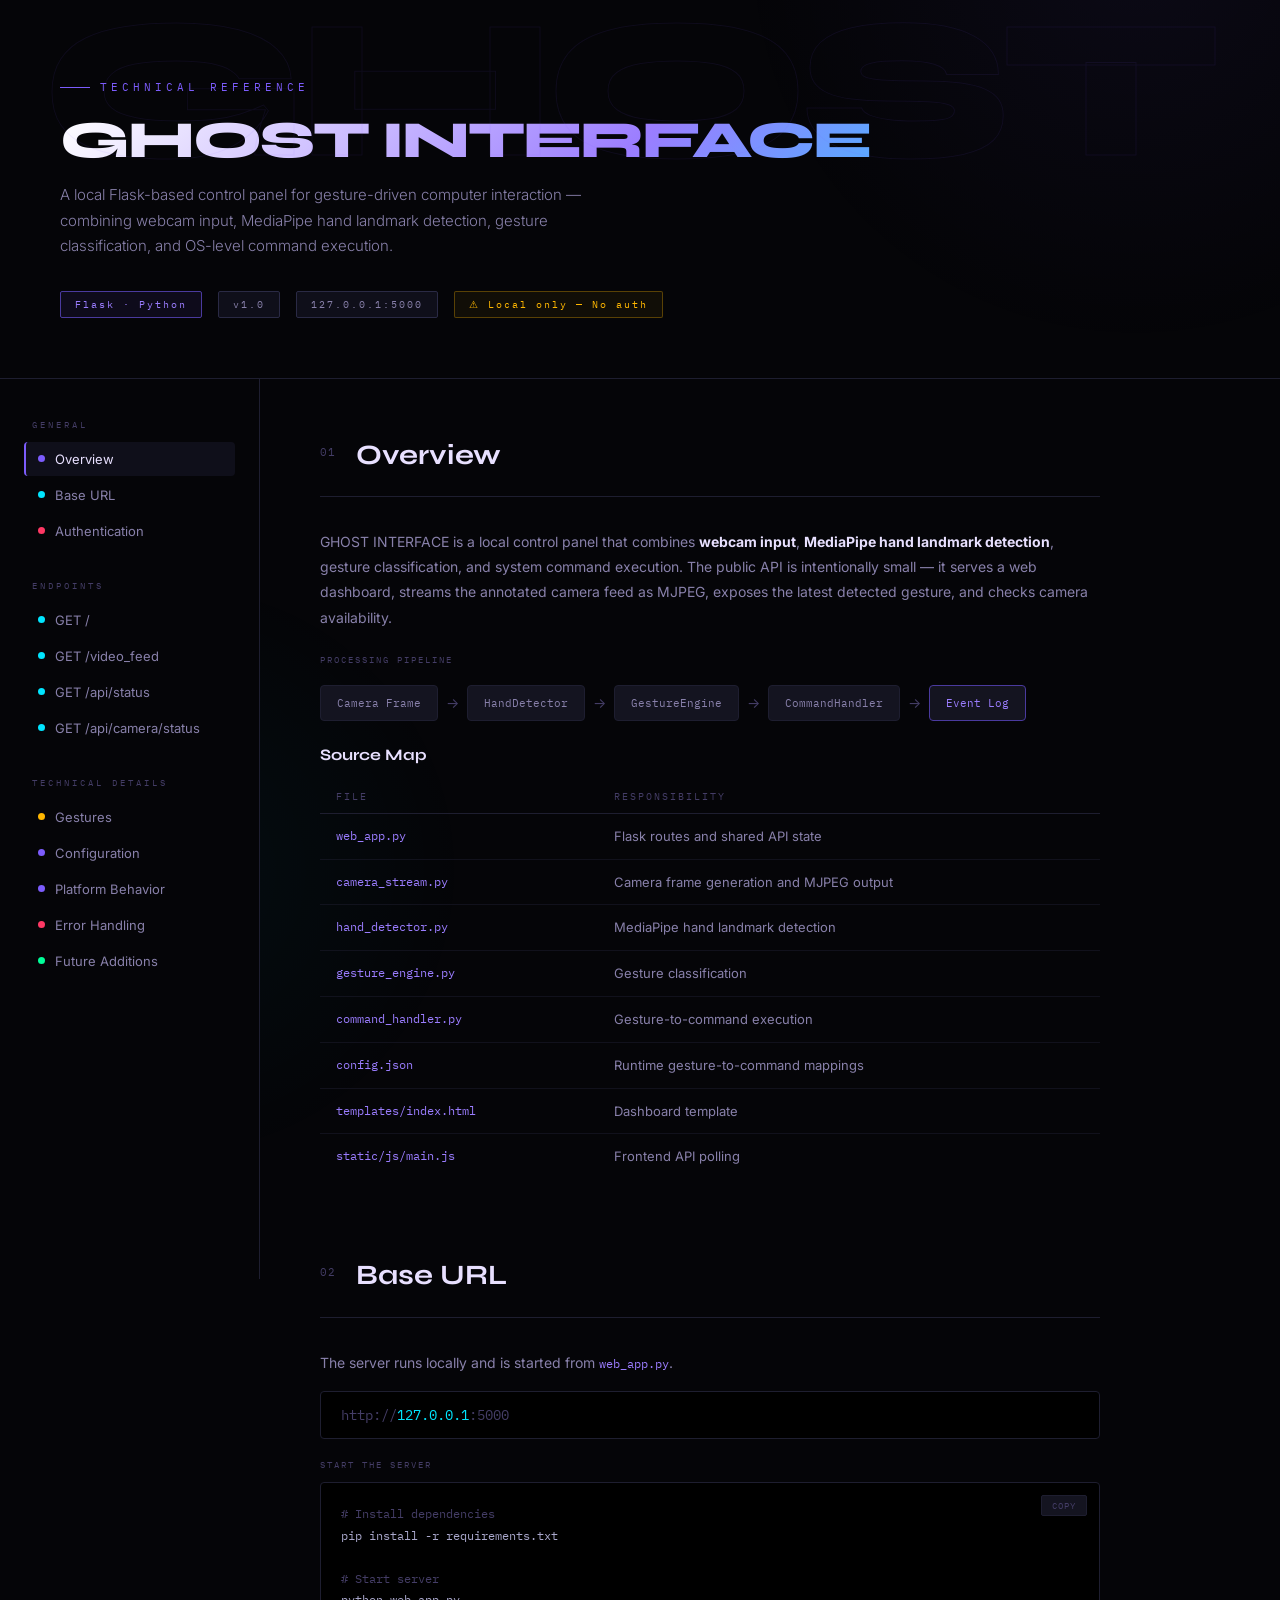
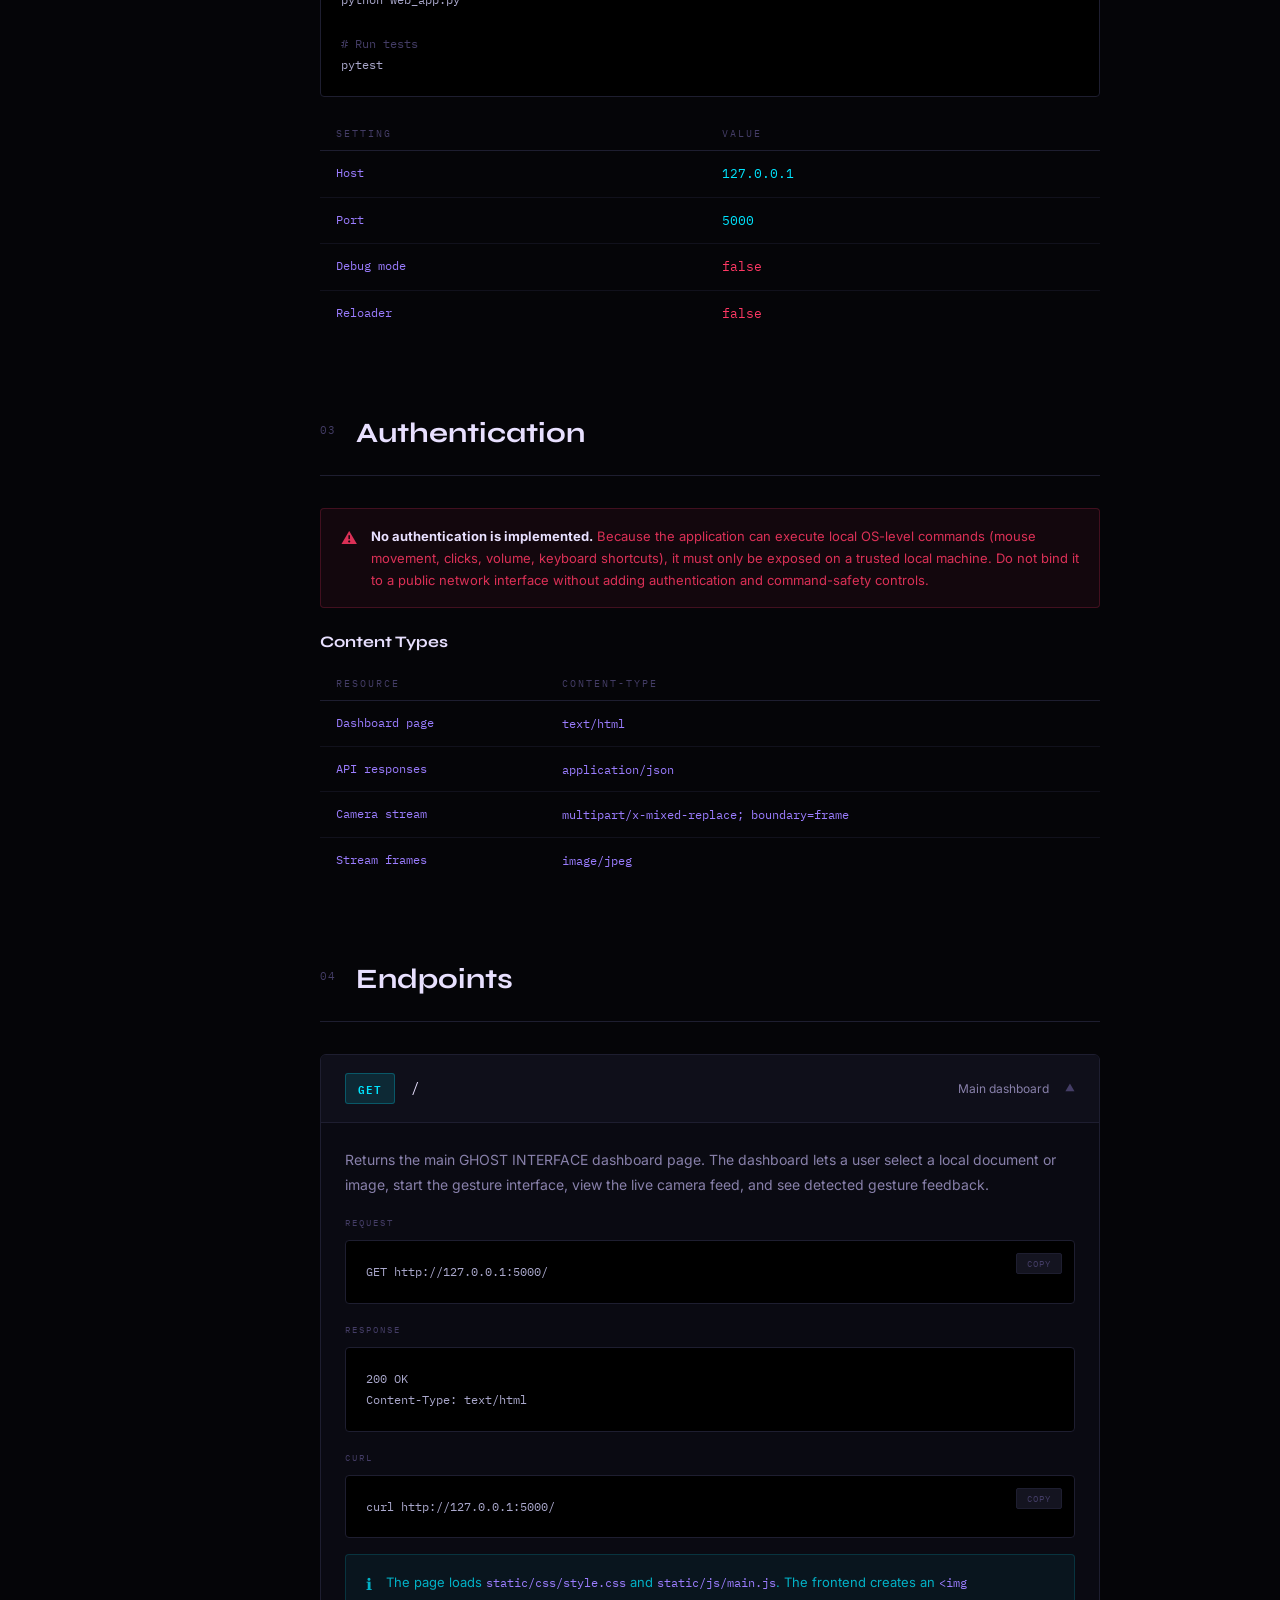
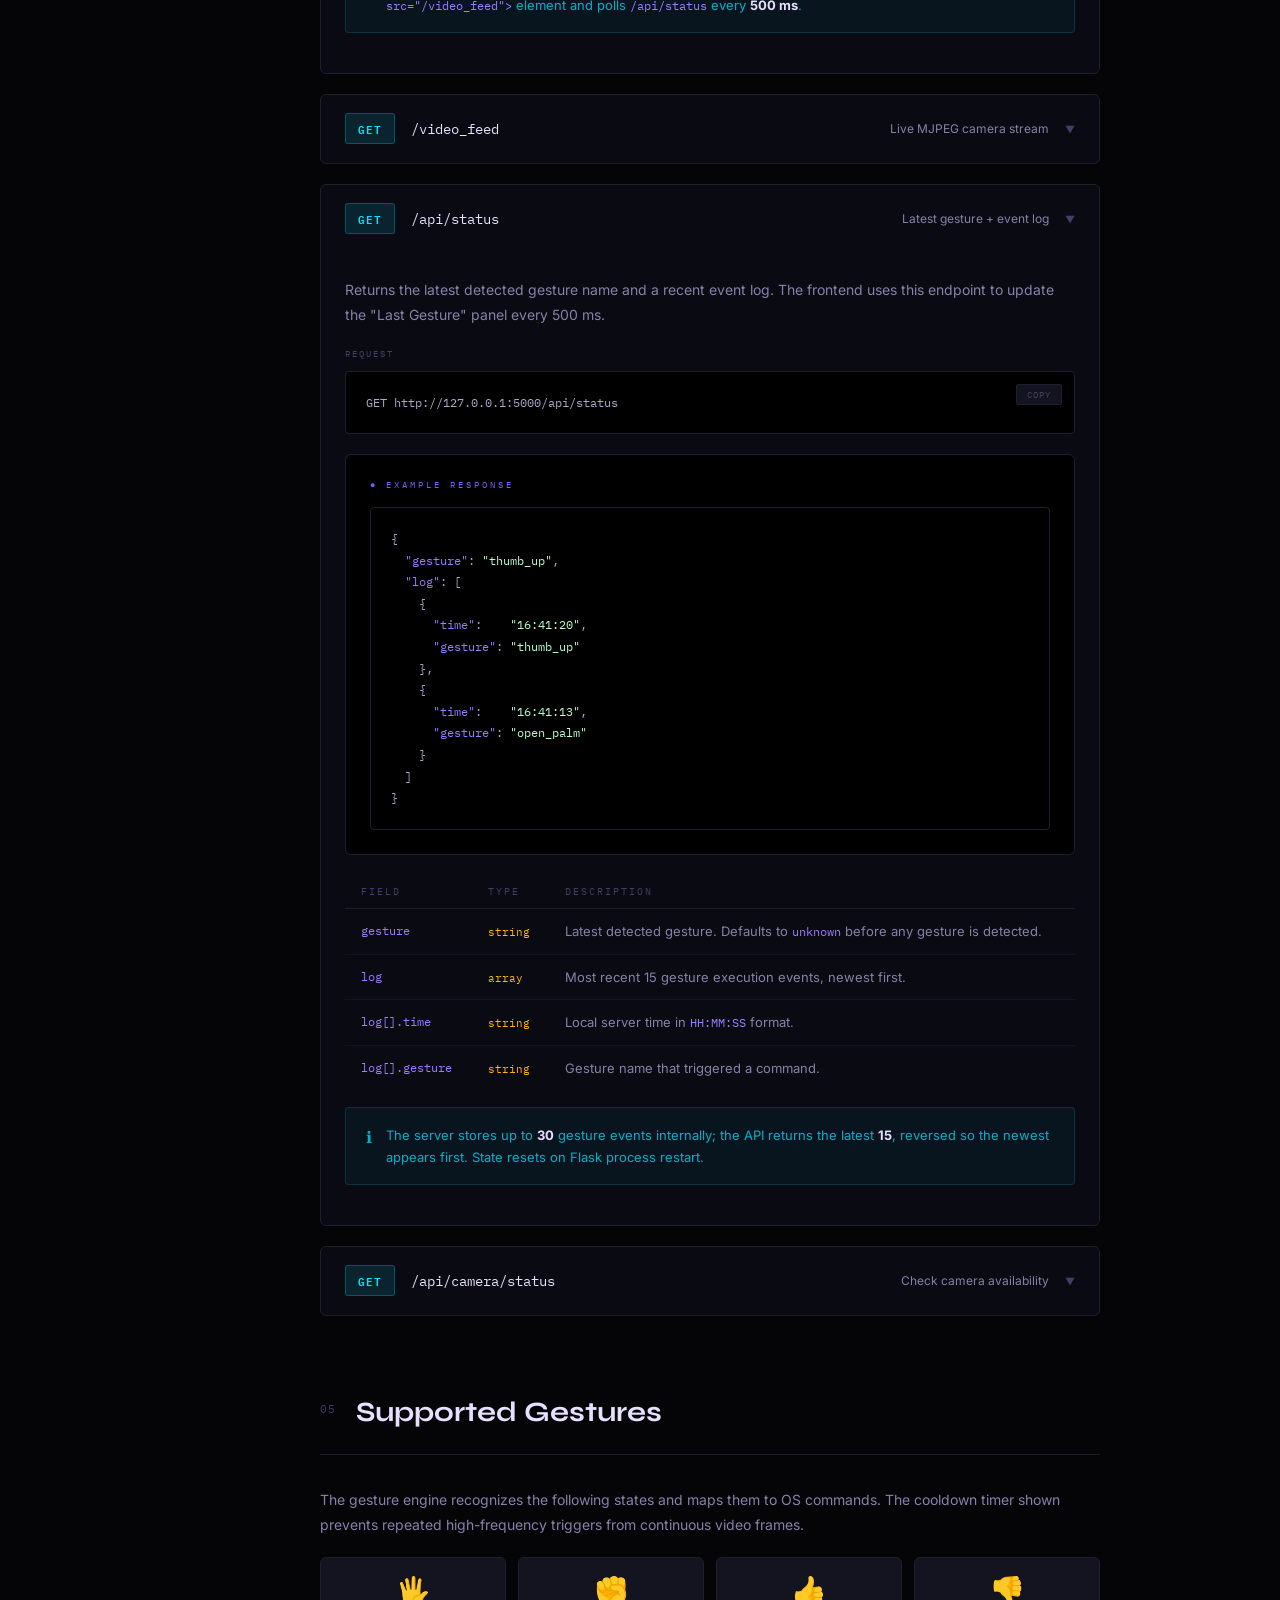
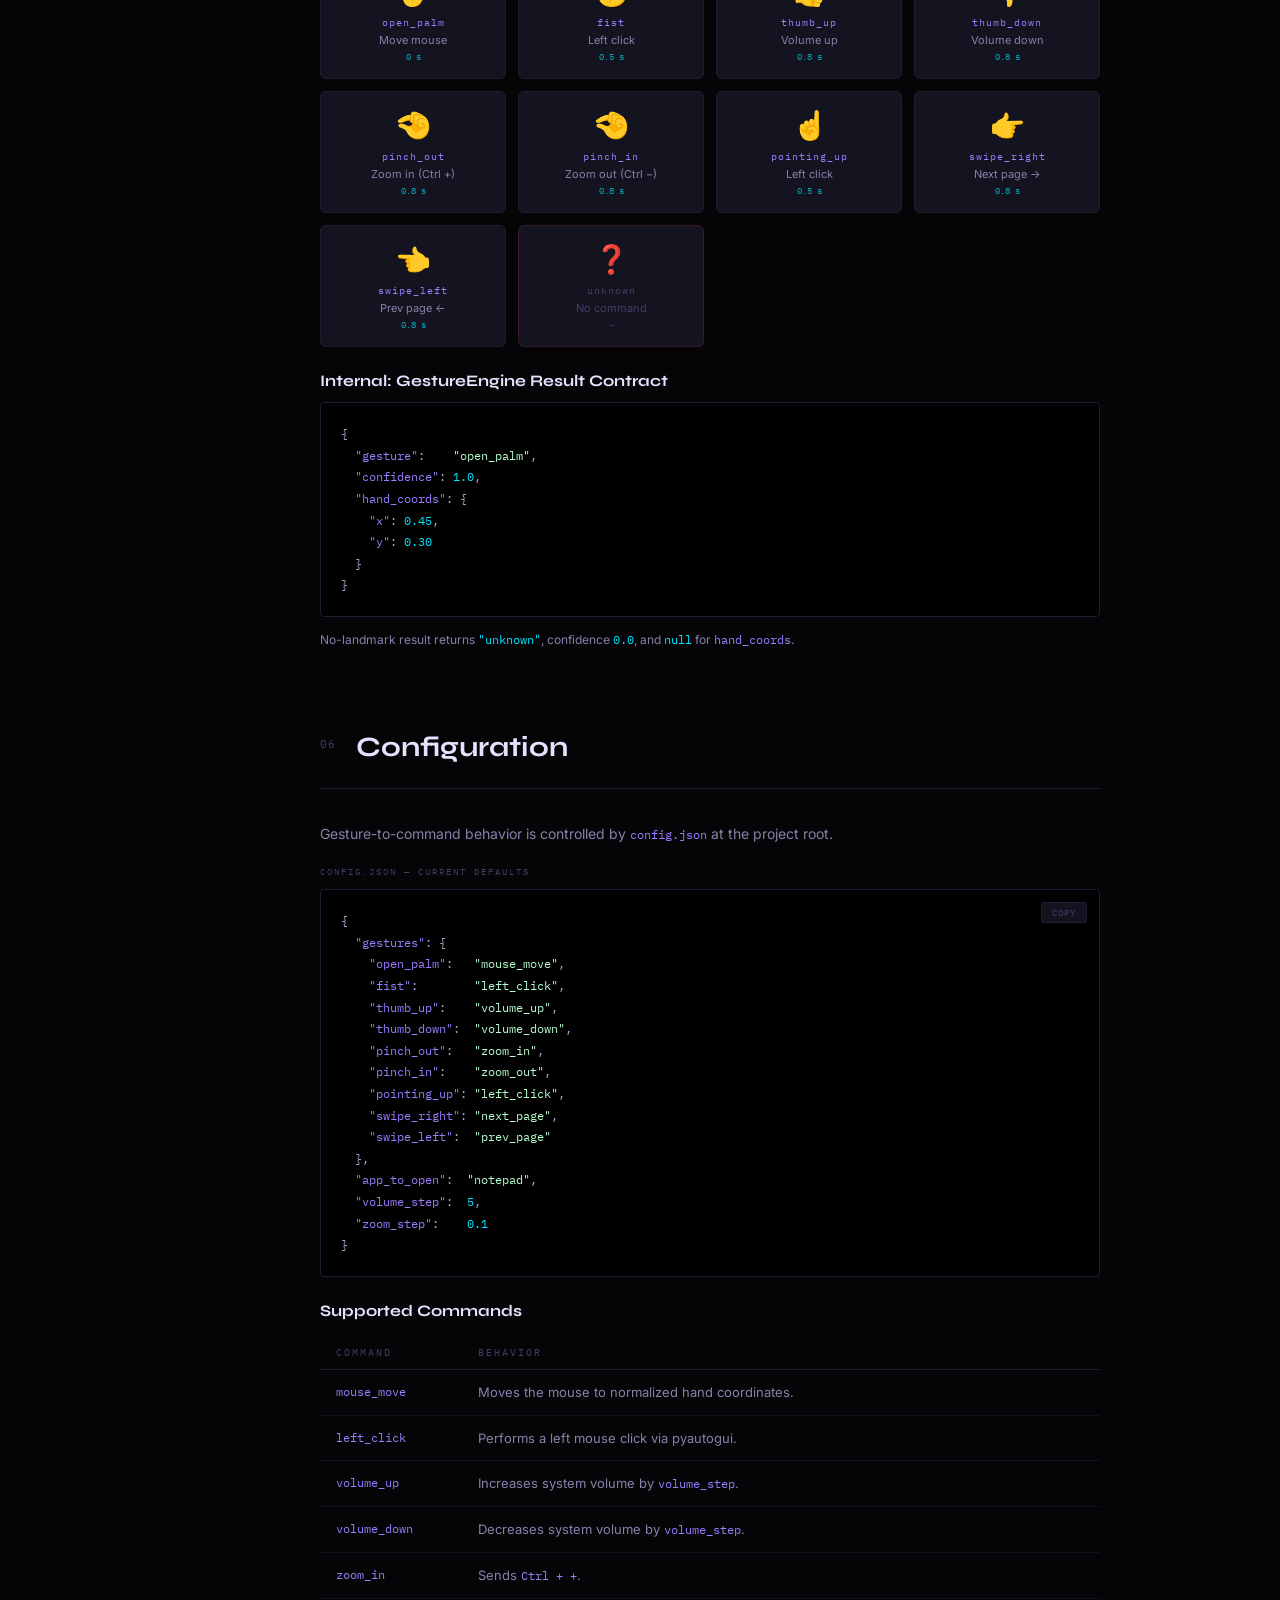
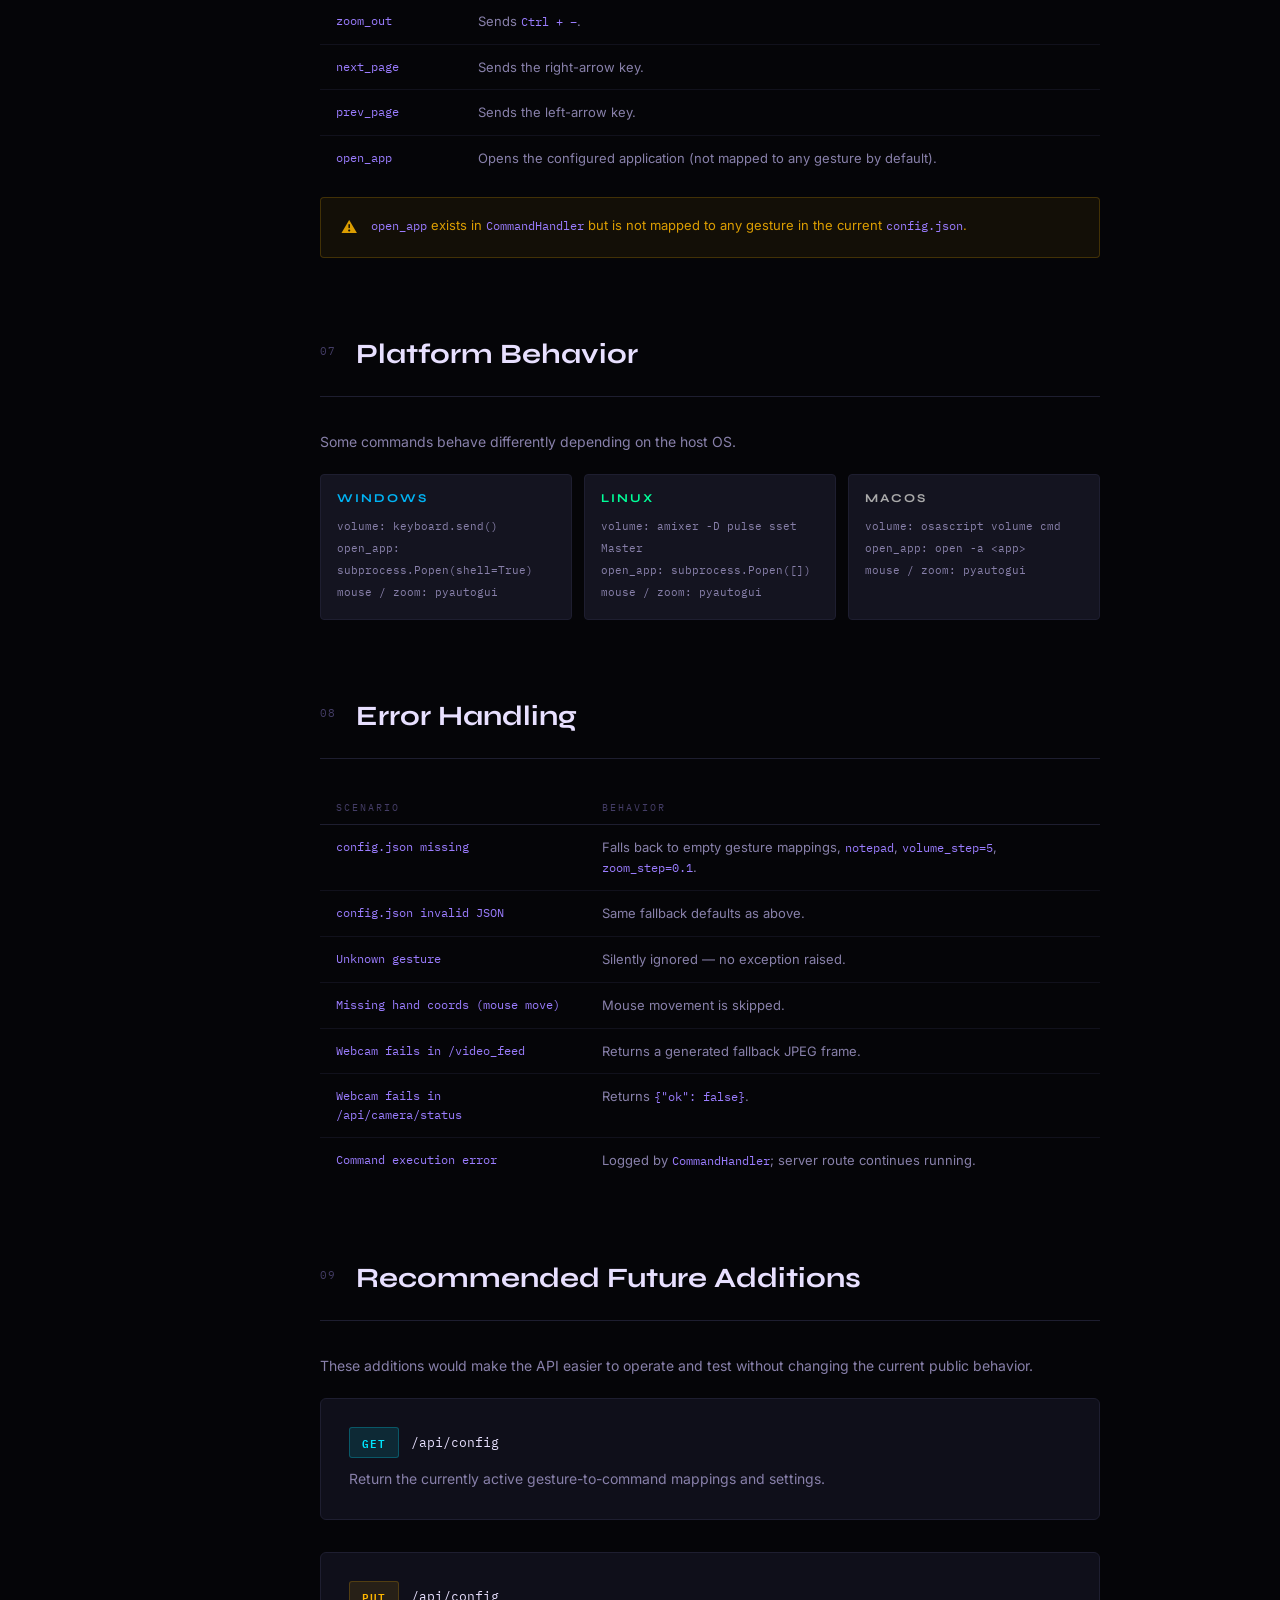
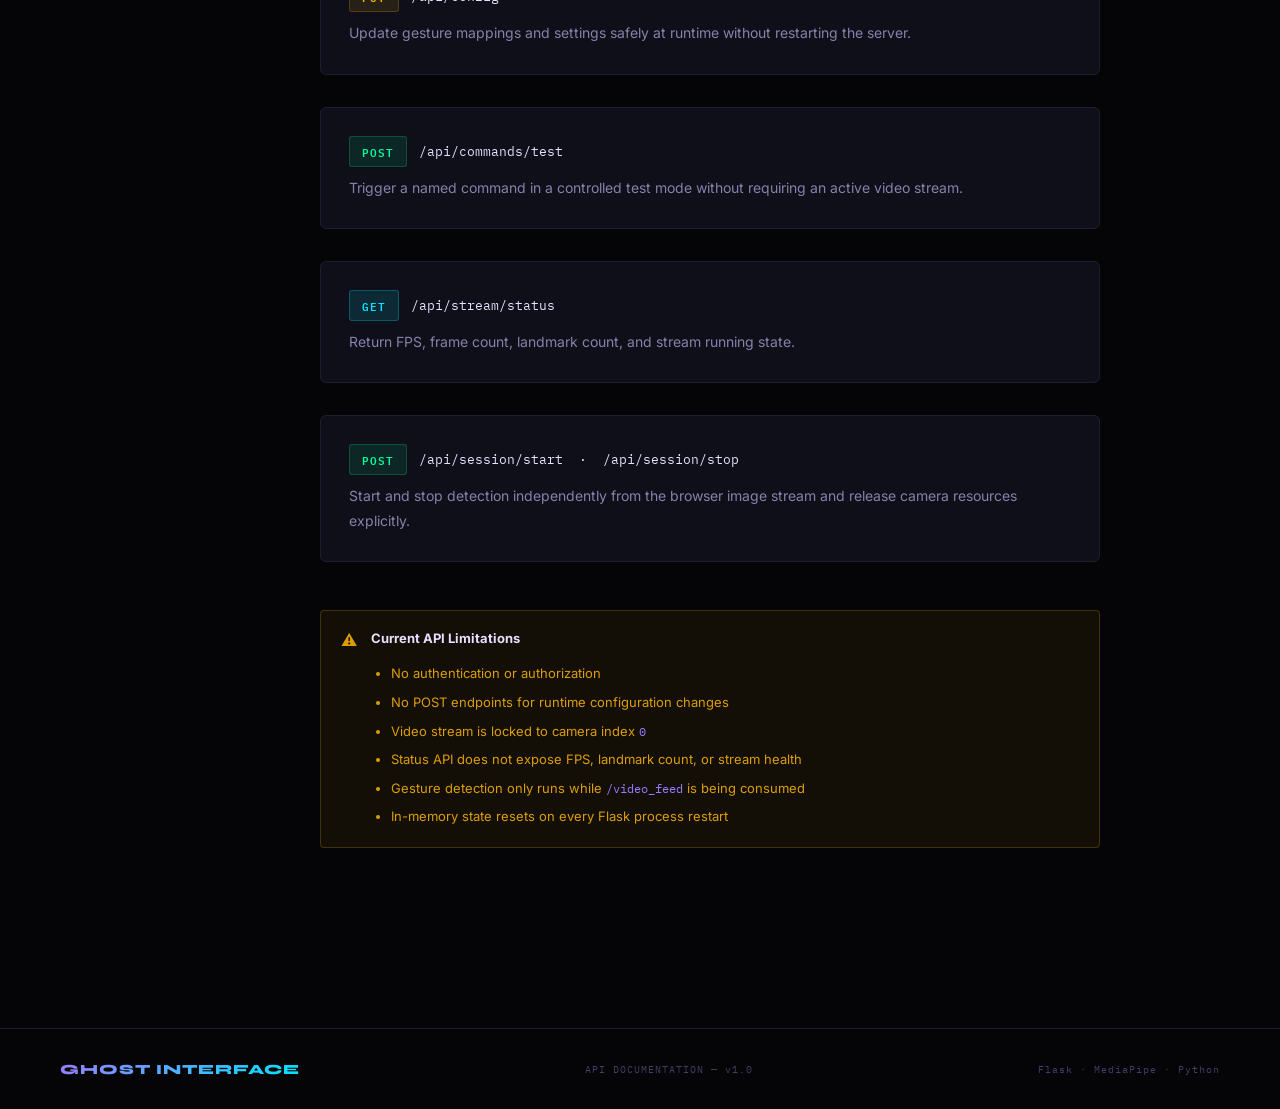
<file: ghost_api_docs_en.html>
<!DOCTYPE html>
<html lang="en">
<head>
<meta charset="UTF-8">
<meta name="viewport" content="width=device-width, initial-scale=1.0">
<title>GHOST INTERFACE — API Documentation</title>
<link href="https://fonts.googleapis.com/css2?family=IBM+Plex+Mono:wght@300;400;600&family=Syne:wght@400;700;800&family=Inter:wght@300;400;500&display=swap" rel="stylesheet">
<style>
  :root {
    --void: #000000;
    --abyss: #050508;
    --deep: #0a0a12;
    --surface: #0f0f1a;
    --raised: #141420;
    --border: #1e1e30;
    --border-glow: #2a2a45;
    --ghost: rgba(120,100,220,0.15);
    --ghost-bright: rgba(140,120,255,0.3);
    --accent: #7c5cfc;
    --accent-bright: #9b7dff;
    --accent-dim: #4a3a9e;
    --neon: #00e5ff;
    --neon-dim: rgba(0,229,255,0.2);
    --danger: #ff3864;
    --warn: #ffb700;
    --success: #00ff99;
    --text-primary: #e8e0ff;
    --text-secondary: #8880aa;
    --text-muted: #443d66;
    --mono: 'IBM Plex Mono', monospace;
    --display: 'Syne', sans-serif;
    --body: 'Inter', sans-serif;
  }

  * { margin: 0; padding: 0; box-sizing: border-box; }
  html { scroll-behavior: smooth; }

  body {
    background: var(--abyss);
    color: var(--text-primary);
    font-family: var(--body);
    min-height: 100vh;
    overflow-x: hidden;
  }

  body::before {
    content: '';
    position: fixed;
    top: -50%;
    right: -20%;
    width: 800px; height: 800px;
    background: radial-gradient(circle, rgba(124,92,252,0.06) 0%, transparent 70%);
    pointer-events: none;
    z-index: 0;
  }
  body::after {
    content: '';
    position: fixed;
    bottom: -30%;
    left: -10%;
    width: 600px; height: 600px;
    background: radial-gradient(circle, rgba(0,229,255,0.04) 0%, transparent 70%);
    pointer-events: none;
    z-index: 0;
  }

  /* ── HEADER ── */
  header {
    position: relative;
    padding: 80px 60px 60px;
    border-bottom: 1px solid var(--border);
    overflow: hidden;
    z-index: 1;
  }
  header::before {
    content: 'GHOST';
    position: absolute;
    top: -30px;
    left: 40px;
    font-family: var(--display);
    font-size: 200px;
    font-weight: 800;
    color: transparent;
    -webkit-text-stroke: 1px rgba(124,92,252,0.08);
    letter-spacing: -10px;
    pointer-events: none;
    user-select: none;
  }
  .header-tag {
    font-family: var(--mono);
    font-size: 11px;
    color: var(--accent);
    letter-spacing: 4px;
    text-transform: uppercase;
    margin-bottom: 20px;
    display: flex;
    align-items: center;
    gap: 10px;
  }
  .header-tag::before {
    content: '';
    width: 30px; height: 1px;
    background: var(--accent);
  }
  h1 {
    font-family: var(--display);
    font-size: 52px;
    font-weight: 800;
    line-height: 1;
    letter-spacing: -2px;
    background: linear-gradient(135deg, #fff 0%, var(--accent-bright) 50%, var(--neon) 100%);
    -webkit-background-clip: text;
    -webkit-text-fill-color: transparent;
    background-clip: text;
    margin-bottom: 16px;
  }
  .header-sub {
    font-size: 15px;
    color: var(--text-secondary);
    max-width: 560px;
    line-height: 1.7;
    font-weight: 300;
  }
  .header-meta {
    display: flex;
    gap: 16px;
    margin-top: 32px;
    flex-wrap: wrap;
  }
  .badge {
    font-family: var(--mono);
    font-size: 10px;
    padding: 6px 14px;
    border: 1px solid var(--border-glow);
    border-radius: 2px;
    color: var(--text-secondary);
    letter-spacing: 2px;
    background: var(--surface);
  }
  .badge.active { border-color: var(--accent-dim); color: var(--accent-bright); background: rgba(124,92,252,0.08); }
  .badge.warn { border-color: rgba(255,183,0,0.3); color: var(--warn); background: rgba(255,183,0,0.05); }

  /* ── LAYOUT ── */
  .layout {
    display: grid;
    grid-template-columns: 260px 1fr;
    min-height: calc(100vh - 280px);
    position: relative;
    z-index: 1;
  }

  /* ── SIDEBAR ── */
  nav {
    border-right: 1px solid var(--border);
    padding: 40px 0;
    position: sticky;
    top: 0;
    height: 100vh;
    overflow-y: auto;
    background: var(--abyss);
  }
  nav::-webkit-scrollbar { width: 3px; }
  nav::-webkit-scrollbar-track { background: transparent; }
  nav::-webkit-scrollbar-thumb { background: var(--border-glow); border-radius: 2px; }

  .nav-section { padding: 0 24px; margin-bottom: 32px; }
  .nav-label {
    font-family: var(--mono);
    font-size: 9px;
    letter-spacing: 3px;
    color: var(--text-muted);
    text-transform: uppercase;
    margin-bottom: 12px;
    padding-left: 8px;
  }
  nav a {
    display: flex;
    align-items: center;
    gap: 10px;
    padding: 9px 12px;
    border-radius: 4px;
    color: var(--text-secondary);
    text-decoration: none;
    font-size: 13px;
    transition: all 0.2s;
    cursor: pointer;
    margin-bottom: 2px;
    font-weight: 400;
    border-left: 2px solid transparent;
  }
  nav a:hover, nav a.active {
    color: var(--text-primary);
    background: var(--surface);
    border-left-color: var(--accent);
  }
  .method-dot {
    width: 7px; height: 7px;
    border-radius: 50%;
    background: var(--accent);
    flex-shrink: 0;
  }
  .method-dot.neon { background: var(--neon); }

  /* ── MAIN CONTENT ── */
  main {
    padding: 60px 60px 100px;
    max-width: 900px;
  }
  section {
    margin-bottom: 80px;
    scroll-margin-top: 40px;
  }
  .section-header {
    display: flex;
    align-items: flex-start;
    gap: 20px;
    margin-bottom: 32px;
    padding-bottom: 24px;
    border-bottom: 1px solid var(--border);
  }
  .section-num {
    font-family: var(--mono);
    font-size: 11px;
    color: var(--text-muted);
    margin-top: 6px;
    flex-shrink: 0;
    letter-spacing: 1px;
  }
  .section-title {
    font-family: var(--display);
    font-size: 28px;
    font-weight: 700;
    color: var(--text-primary);
    line-height: 1.2;
  }

  /* ── CARDS ── */
  .card {
    background: var(--surface);
    border: 1px solid var(--border);
    border-radius: 6px;
    padding: 28px;
    margin-bottom: 20px;
    position: relative;
    overflow: hidden;
    transition: border-color 0.3s;
  }
  .card::before {
    content: '';
    position: absolute;
    top: 0; left: 0;
    width: 3px; height: 100%;
    background: var(--accent);
    opacity: 0;
    transition: opacity 0.3s;
  }
  .card:hover { border-color: var(--border-glow); }
  .card:hover::before { opacity: 1; }

  /* ── ENDPOINTS ── */
  .endpoint {
    background: var(--deep);
    border: 1px solid var(--border);
    border-radius: 6px;
    overflow: hidden;
    margin-bottom: 20px;
  }
  .endpoint-header {
    display: flex;
    align-items: center;
    gap: 16px;
    padding: 18px 24px;
    cursor: pointer;
    transition: background 0.2s;
    border-bottom: 1px solid transparent;
  }
  .endpoint-header:hover { background: var(--surface); }
  .endpoint.open .endpoint-header {
    background: var(--surface);
    border-bottom-color: var(--border);
  }
  .method-tag {
    font-family: var(--mono);
    font-size: 11px;
    font-weight: 600;
    padding: 5px 12px;
    border-radius: 3px;
    letter-spacing: 1px;
    flex-shrink: 0;
  }
  .method-get  { background: rgba(0,229,255,0.12);  color: var(--neon);    border: 1px solid rgba(0,229,255,0.25); }
  .method-post { background: rgba(0,255,153,0.10);  color: var(--success); border: 1px solid rgba(0,255,153,0.20); }
  .method-put  { background: rgba(255,183,0,0.10);  color: var(--warn);    border: 1px solid rgba(255,183,0,0.20); }
  .endpoint-path { font-family: var(--mono); font-size: 14px; color: var(--text-primary); flex-grow: 1; }
  .endpoint-desc { font-size: 12px; color: var(--text-secondary); }
  .chevron { font-size: 10px; color: var(--text-muted); transition: transform 0.3s; flex-shrink: 0; }
  .endpoint.open .chevron { transform: rotate(180deg); }
  .endpoint-body { display: none; padding: 24px; }
  .endpoint.open .endpoint-body { display: block; }

  /* ── CODE ── */
  .code-block {
    background: var(--void);
    border: 1px solid var(--border);
    border-radius: 4px;
    padding: 20px;
    font-family: var(--mono);
    font-size: 12px;
    color: #aaa8cc;
    overflow-x: auto;
    position: relative;
    margin: 12px 0;
    line-height: 1.8;
    white-space: pre;
  }
  .token-key   { color: var(--accent-bright); }
  .token-str   { color: #b8ffd0; }
  .token-num   { color: var(--neon); }
  .token-bool  { color: var(--warn); }
  .token-comment { color: var(--text-muted); font-style: italic; }
  .code-label {
    font-family: var(--mono);
    font-size: 9px;
    color: var(--text-muted);
    letter-spacing: 2px;
    text-transform: uppercase;
    margin: 20px 0 6px;
  }
  .copy-btn {
    position: absolute;
    top: 12px; right: 12px;
    font-family: var(--mono);
    font-size: 9px;
    padding: 4px 10px;
    background: var(--raised);
    border: 1px solid var(--border);
    color: var(--text-muted);
    border-radius: 2px;
    cursor: pointer;
    letter-spacing: 1px;
    transition: all 0.2s;
  }
  .copy-btn:hover { border-color: var(--accent-dim); color: var(--accent-bright); }

  /* ── TABLES ── */
  .data-table {
    width: 100%;
    border-collapse: collapse;
    font-size: 13px;
    margin: 16px 0;
  }
  .data-table th {
    text-align: left;
    padding: 10px 16px;
    font-family: var(--mono);
    font-size: 10px;
    letter-spacing: 2px;
    text-transform: uppercase;
    color: var(--text-muted);
    border-bottom: 1px solid var(--border);
    font-weight: 400;
  }
  .data-table td {
    padding: 12px 16px;
    border-bottom: 1px solid rgba(30,30,48,0.5);
    color: var(--text-secondary);
    vertical-align: top;
    line-height: 1.6;
  }
  .data-table tr:last-child td { border-bottom: none; }
  .data-table tr:hover td { background: rgba(255,255,255,0.015); }
  .data-table td:first-child { font-family: var(--mono); font-size: 12px; color: var(--accent-bright); }

  /* ── GESTURE GRID ── */
  .gesture-grid {
    display: grid;
    grid-template-columns: repeat(auto-fill, minmax(155px, 1fr));
    gap: 12px;
    margin: 20px 0;
  }
  .gesture-card {
    background: var(--raised);
    border: 1px solid var(--border);
    border-radius: 6px;
    padding: 16px;
    text-align: center;
    transition: all 0.25s;
  }
  .gesture-card:hover {
    border-color: var(--ghost-bright);
    background: var(--ghost);
    transform: translateY(-2px);
  }
  .gesture-emoji { font-size: 28px; margin-bottom: 8px; }
  .gesture-name  { font-family: var(--mono); font-size: 10px; color: var(--accent-bright); margin-bottom: 4px; letter-spacing: 1px; }
  .gesture-cmd   { font-size: 11px; color: var(--text-secondary); }
  .gesture-cooldown { font-family: var(--mono); font-size: 9px; color: var(--neon); margin-top: 4px; opacity: 0.7; }

  /* ── PIPELINE ── */
  .pipeline {
    display: flex;
    align-items: center;
    flex-wrap: wrap;
    gap: 8px;
    margin: 20px 0;
  }
  .pipe-step {
    background: var(--raised);
    border: 1px solid var(--border);
    border-radius: 4px;
    padding: 10px 16px;
    font-family: var(--mono);
    font-size: 11px;
    color: var(--text-secondary);
    transition: all 0.2s;
  }
  .pipe-step:hover { border-color: var(--accent-dim); color: var(--accent-bright); }
  .pipe-arrow { color: var(--text-muted); font-size: 14px; flex-shrink: 0; }

  /* ── INFO BOXES ── */
  .info-box {
    display: flex;
    gap: 14px;
    padding: 16px 20px;
    border-radius: 4px;
    margin: 16px 0;
    font-size: 13px;
    line-height: 1.7;
  }
  .info-box.warn    { background: rgba(255,183,0,0.06);  border: 1px solid rgba(255,183,0,0.2);  color: rgba(255,183,0,0.85); }
  .info-box.danger  { background: rgba(255,56,100,0.06); border: 1px solid rgba(255,56,100,0.2); color: rgba(255,56,100,0.85); }
  .info-box.info    { background: rgba(0,229,255,0.05);  border: 1px solid rgba(0,229,255,0.15); color: rgba(0,229,255,0.75); }
  .info-box.success { background: rgba(0,255,153,0.05);  border: 1px solid rgba(0,255,153,0.15); color: rgba(0,255,153,0.75); }
  .info-icon { font-size: 16px; flex-shrink: 0; }

  /* ── URL BAR ── */
  .url-bar {
    display: flex;
    align-items: center;
    gap: 0;
    background: var(--void);
    border: 1px solid var(--border);
    border-radius: 4px;
    padding: 14px 20px;
    margin: 16px 0;
    font-family: var(--mono);
    font-size: 14px;
  }
  .url-bar .protocol { color: var(--text-muted); }
  .url-bar .host     { color: var(--neon); }
  .url-bar .port     { color: var(--text-muted); }

  /* ── PLATFORM GRID ── */
  .platform-grid {
    display: grid;
    grid-template-columns: 1fr 1fr 1fr;
    gap: 12px;
    margin: 16px 0;
  }
  .platform-card {
    background: var(--raised);
    border: 1px solid var(--border);
    border-radius: 4px;
    padding: 16px;
  }
  .platform-name {
    font-family: var(--display);
    font-size: 12px;
    font-weight: 700;
    letter-spacing: 2px;
    margin-bottom: 10px;
    text-transform: uppercase;
  }
  .platform-name.win   { color: #00b4f5; }
  .platform-name.linux { color: var(--success); }
  .platform-name.mac   { color: #aaaaaa; }
  .platform-cmd { font-family: var(--mono); font-size: 11px; color: var(--text-secondary); line-height: 2; }

  /* ── DEMO BOX ── */
  .demo-box {
    background: var(--void);
    border: 1px solid var(--border);
    border-radius: 6px;
    padding: 24px;
    margin: 20px 0;
  }
  .demo-label {
    font-family: var(--mono);
    font-size: 9px;
    color: var(--accent);
    letter-spacing: 3px;
    text-transform: uppercase;
    margin-bottom: 16px;
  }
  .blink { animation: blink 1.4s infinite; }
  @keyframes blink { 0%,100%{opacity:1} 50%{opacity:0.3} }

  /* ── FOOTER ── */
  footer {
    border-top: 1px solid var(--border);
    padding: 32px 60px;
    display: flex;
    justify-content: space-between;
    align-items: center;
    font-family: var(--mono);
    font-size: 10px;
    color: var(--text-muted);
    letter-spacing: 1px;
    position: relative;
    z-index: 1;
  }
  .footer-logo {
    font-family: var(--display);
    font-weight: 800;
    font-size: 14px;
    background: linear-gradient(135deg, var(--accent-bright), var(--neon));
    -webkit-background-clip: text;
    -webkit-text-fill-color: transparent;
    background-clip: text;
  }

  ::-webkit-scrollbar { width: 5px; height: 5px; }
  ::-webkit-scrollbar-track { background: var(--abyss); }
  ::-webkit-scrollbar-thumb { background: var(--border-glow); border-radius: 3px; }

  @keyframes fadeUp {
    from { opacity: 0; transform: translateY(20px); }
    to   { opacity: 1; transform: translateY(0); }
  }
  section { animation: fadeUp 0.5s ease both; }
  section:nth-child(1){animation-delay:0.05s}
  section:nth-child(2){animation-delay:0.10s}
  section:nth-child(3){animation-delay:0.15s}
  section:nth-child(4){animation-delay:0.20s}
  section:nth-child(5){animation-delay:0.25s}

  p    { color: var(--text-secondary); line-height: 1.8; font-size: 14px; }
  h3   { font-family: var(--display); font-size: 16px; font-weight: 700; color: var(--text-primary); margin: 24px 0 12px; }
  strong { color: var(--text-primary); }
  code { font-family: var(--mono); font-size: 12px; color: var(--accent-bright); }

  @media (max-width: 900px) {
    .layout { grid-template-columns: 1fr; }
    nav { display: none; }
    main { padding: 30px 20px 80px; }
    header { padding: 40px 20px; }
    h1 { font-size: 32px; }
    header::before { font-size: 100px; }
    .gesture-grid { grid-template-columns: repeat(2,1fr); }
    .platform-grid { grid-template-columns: 1fr; }
  }
</style>
</head>
<body>

<!-- ═══ HEADER ═══ -->
<header>
  <div class="header-tag">Technical Reference</div>
  <h1>GHOST INTERFACE</h1>
  <p class="header-sub">A local Flask-based control panel for gesture-driven computer interaction — combining webcam input, MediaPipe hand landmark detection, gesture classification, and OS-level command execution.</p>
  <div class="header-meta">
    <span class="badge active">Flask · Python</span>
    <span class="badge">v1.0</span>
    <span class="badge">127.0.0.1:5000</span>
    <span class="badge warn">⚠ Local only — No auth</span>
  </div>
</header>

<div class="layout">

<!-- ═══ SIDEBAR ═══ -->
<nav>
  <div class="nav-section">
    <div class="nav-label">General</div>
    <a href="#overview"  onclick="setActive(this)"><span class="method-dot"></span> Overview</a>
    <a href="#base-url"  onclick="setActive(this)"><span class="method-dot neon"></span> Base URL</a>
    <a href="#auth"      onclick="setActive(this)"><span class="method-dot" style="background:var(--danger)"></span> Authentication</a>
  </div>
  <div class="nav-section">
    <div class="nav-label">Endpoints</div>
    <a href="#ep-root"   onclick="setActive(this)"><span class="method-dot neon"></span> GET /</a>
    <a href="#ep-feed"   onclick="setActive(this)"><span class="method-dot neon"></span> GET /video_feed</a>
    <a href="#ep-status" onclick="setActive(this)"><span class="method-dot neon"></span> GET /api/status</a>
    <a href="#ep-camera" onclick="setActive(this)"><span class="method-dot neon"></span> GET /api/camera/status</a>
  </div>
  <div class="nav-section">
    <div class="nav-label">Technical Details</div>
    <a href="#gestures"  onclick="setActive(this)"><span class="method-dot" style="background:var(--warn)"></span> Gestures</a>
    <a href="#config"    onclick="setActive(this)"><span class="method-dot"></span> Configuration</a>
    <a href="#platform"  onclick="setActive(this)"><span class="method-dot"></span> Platform Behavior</a>
    <a href="#errors"    onclick="setActive(this)"><span class="method-dot" style="background:var(--danger)"></span> Error Handling</a>
    <a href="#future"    onclick="setActive(this)"><span class="method-dot" style="background:var(--success)"></span> Future Additions</a>
  </div>
</nav>

<!-- ═══ MAIN ═══ -->
<main>

  <!-- 01 OVERVIEW -->
  <section id="overview">
    <div class="section-header">
      <span class="section-num">01</span>
      <h2 class="section-title">Overview</h2>
    </div>
    <p>GHOST INTERFACE is a local control panel that combines <strong>webcam input</strong>, <strong>MediaPipe hand landmark detection</strong>, gesture classification, and system command execution. The public API is intentionally small — it serves a web dashboard, streams the annotated camera feed as MJPEG, exposes the latest detected gesture, and checks camera availability.</p>

    <div style="margin-top:24px">
      <div class="code-label">Processing Pipeline</div>
      <div class="pipeline">
        <div class="pipe-step">Camera Frame</div>
        <div class="pipe-arrow">→</div>
        <div class="pipe-step">HandDetector</div>
        <div class="pipe-arrow">→</div>
        <div class="pipe-step">GestureEngine</div>
        <div class="pipe-arrow">→</div>
        <div class="pipe-step">CommandHandler</div>
        <div class="pipe-arrow">→</div>
        <div class="pipe-step" style="border-color:var(--accent-dim);color:var(--accent-bright)">Event Log</div>
      </div>
    </div>

    <h3>Source Map</h3>
    <table class="data-table">
      <thead><tr><th>File</th><th>Responsibility</th></tr></thead>
      <tbody>
        <tr><td>web_app.py</td><td>Flask routes and shared API state</td></tr>
        <tr><td>camera_stream.py</td><td>Camera frame generation and MJPEG output</td></tr>
        <tr><td>hand_detector.py</td><td>MediaPipe hand landmark detection</td></tr>
        <tr><td>gesture_engine.py</td><td>Gesture classification</td></tr>
        <tr><td>command_handler.py</td><td>Gesture-to-command execution</td></tr>
        <tr><td>config.json</td><td>Runtime gesture-to-command mappings</td></tr>
        <tr><td>templates/index.html</td><td>Dashboard template</td></tr>
        <tr><td>static/js/main.js</td><td>Frontend API polling</td></tr>
      </tbody>
    </table>
  </section>

  <!-- 02 BASE URL -->
  <section id="base-url">
    <div class="section-header">
      <span class="section-num">02</span>
      <h2 class="section-title">Base URL</h2>
    </div>
    <p>The server runs locally and is started from <code>web_app.py</code>.</p>

    <div class="url-bar">
      <span class="protocol">http://</span>
      <span class="host">127.0.0.1</span>
      <span class="port">:5000</span>
    </div>

    <div class="code-label">Start the server</div>
    <div class="code-block"><button class="copy-btn" onclick="copyCode(this)">COPY</button><span style="color:var(--text-muted)"># Install dependencies</span>
pip install -r requirements.txt

<span style="color:var(--text-muted)"># Start server</span>
python web_app.py

<span style="color:var(--text-muted)"># Run tests</span>
pytest</div>

    <table class="data-table" style="margin-top:20px">
      <thead><tr><th>Setting</th><th>Value</th></tr></thead>
      <tbody>
        <tr><td>Host</td><td><span style="color:var(--neon);font-family:var(--mono)">127.0.0.1</span></td></tr>
        <tr><td>Port</td><td><span style="color:var(--neon);font-family:var(--mono)">5000</span></td></tr>
        <tr><td>Debug mode</td><td><span style="color:var(--danger);font-family:var(--mono)">false</span></td></tr>
        <tr><td>Reloader</td><td><span style="color:var(--danger);font-family:var(--mono)">false</span></td></tr>
      </tbody>
    </table>
  </section>

  <!-- 03 AUTH -->
  <section id="auth">
    <div class="section-header">
      <span class="section-num">03</span>
      <h2 class="section-title">Authentication</h2>
    </div>
    <div class="info-box danger">
      <span class="info-icon">⚠</span>
      <span><strong>No authentication is implemented.</strong> Because the application can execute local OS-level commands (mouse movement, clicks, volume, keyboard shortcuts), it must only be exposed on a trusted local machine. Do not bind it to a public network interface without adding authentication and command-safety controls.</span>
    </div>

    <h3>Content Types</h3>
    <table class="data-table">
      <thead><tr><th>Resource</th><th>Content-Type</th></tr></thead>
      <tbody>
        <tr><td>Dashboard page</td><td><code>text/html</code></td></tr>
        <tr><td>API responses</td><td><code>application/json</code></td></tr>
        <tr><td>Camera stream</td><td><code>multipart/x-mixed-replace; boundary=frame</code></td></tr>
        <tr><td>Stream frames</td><td><code>image/jpeg</code></td></tr>
      </tbody>
    </table>
  </section>

  <!-- 04 ENDPOINTS -->
  <section id="ep-root">
    <div class="section-header">
      <span class="section-num">04</span>
      <h2 class="section-title">Endpoints</h2>
    </div>

    <!-- GET / -->
    <div class="endpoint open" id="end1">
      <div class="endpoint-header" onclick="toggleEndpoint('end1')">
        <span class="method-tag method-get">GET</span>
        <span class="endpoint-path">/</span>
        <span class="endpoint-desc">Main dashboard</span>
        <span class="chevron">▼</span>
      </div>
      <div class="endpoint-body">
        <p>Returns the main GHOST INTERFACE dashboard page. The dashboard lets a user select a local document or image, start the gesture interface, view the live camera feed, and see detected gesture feedback.</p>

        <div class="code-label">Request</div>
        <div class="code-block"><button class="copy-btn" onclick="copyCode(this)">COPY</button>GET http://127.0.0.1:5000/</div>

        <div class="code-label">Response</div>
        <div class="code-block">200 OK
Content-Type: text/html</div>

        <div class="code-label">cURL</div>
        <div class="code-block"><button class="copy-btn" onclick="copyCode(this)">COPY</button>curl http://127.0.0.1:5000/</div>

        <div class="info-box info">
          <span class="info-icon">ℹ</span>
          <span>The page loads <code>static/css/style.css</code> and <code>static/js/main.js</code>. The frontend creates an <code>&lt;img src="/video_feed"&gt;</code> element and polls <code>/api/status</code> every <strong>500 ms</strong>.</span>
        </div>
      </div>
    </div>

    <!-- GET /video_feed -->
    <div class="endpoint" id="end2" style="scroll-margin-top:40px">
      <div class="endpoint-header" onclick="toggleEndpoint('end2')">
        <span class="method-tag method-get">GET</span>
        <span class="endpoint-path">/video_feed</span>
        <span class="endpoint-desc">Live MJPEG camera stream</span>
        <span class="chevron">▼</span>
      </div>
      <div class="endpoint-body">
        <p>Streams annotated webcam frames as MJPEG. Each request opens a new <code>CameraStream</code>, reads frames from camera index <code>0</code>, detects hand landmarks, draws overlays, updates the latest gesture state, and yields JPEG frames in a multipart response.</p>

        <div class="code-label">Recommended HTML Usage</div>
        <div class="code-block"><button class="copy-btn" onclick="copyCode(this)">COPY</button>&lt;img src="/video_feed" alt="Live camera feed"&gt;</div>

        <div class="code-label">Response format — each part</div>
        <div class="code-block">--frame
Content-Type: image/jpeg

&lt;jpeg-bytes&gt;</div>

        <div class="info-box warn">
          <span class="info-icon">⚠</span>
          <span>While the stream is active, the server <strong>may execute OS commands</strong> when a recognized gesture passes its cooldown check. If <code>/video_feed</code> is not being consumed, gesture detection does not run.</span>
        </div>
        <div class="info-box success">
          <span class="info-icon">✓</span>
          <span>If the webcam cannot be opened, a fallback JPEG frame containing a camera-not-found message is returned instead of crashing the route.</span>
        </div>
      </div>
    </div>

    <!-- GET /api/status -->
    <div class="endpoint" id="ep-status" style="scroll-margin-top:40px">
      <div class="endpoint-header" onclick="toggleEndpoint('end3')">
        <span class="method-tag method-get">GET</span>
        <span class="endpoint-path">/api/status</span>
        <span class="endpoint-desc">Latest gesture + event log</span>
        <span class="chevron">▼</span>
      </div>
      <div class="endpoint-body" id="end3" style="display:block">
        <p>Returns the latest detected gesture name and a recent event log. The frontend uses this endpoint to update the "Last Gesture" panel every 500 ms.</p>

        <div class="code-label">Request</div>
        <div class="code-block"><button class="copy-btn" onclick="copyCode(this)">COPY</button>GET http://127.0.0.1:5000/api/status</div>

        <div class="demo-box">
          <div class="demo-label"><span class="blink">●</span> Example response</div>
          <div class="code-block" style="margin:0">{
  <span class="token-key">"gesture"</span>: <span class="token-str">"thumb_up"</span>,
  <span class="token-key">"log"</span>: [
    {
      <span class="token-key">"time"</span>:    <span class="token-str">"16:41:20"</span>,
      <span class="token-key">"gesture"</span>: <span class="token-str">"thumb_up"</span>
    },
    {
      <span class="token-key">"time"</span>:    <span class="token-str">"16:41:13"</span>,
      <span class="token-key">"gesture"</span>: <span class="token-str">"open_palm"</span>
    }
  ]
}</div>
        </div>

        <table class="data-table">
          <thead><tr><th>Field</th><th>Type</th><th>Description</th></tr></thead>
          <tbody>
            <tr><td>gesture</td><td><span style="color:var(--warn);font-family:var(--mono);font-size:11px">string</span></td><td>Latest detected gesture. Defaults to <code>unknown</code> before any gesture is detected.</td></tr>
            <tr><td>log</td><td><span style="color:var(--warn);font-family:var(--mono);font-size:11px">array</span></td><td>Most recent 15 gesture execution events, newest first.</td></tr>
            <tr><td>log[].time</td><td><span style="color:var(--warn);font-family:var(--mono);font-size:11px">string</span></td><td>Local server time in <code>HH:MM:SS</code> format.</td></tr>
            <tr><td>log[].gesture</td><td><span style="color:var(--warn);font-family:var(--mono);font-size:11px">string</span></td><td>Gesture name that triggered a command.</td></tr>
          </tbody>
        </table>

        <div class="info-box info">
          <span class="info-icon">ℹ</span>
          <span>The server stores up to <strong>30</strong> gesture events internally; the API returns the latest <strong>15</strong>, reversed so the newest appears first. State resets on Flask process restart.</span>
        </div>
      </div>
    </div>

    <!-- GET /api/camera/status -->
    <div class="endpoint" id="ep-camera" style="scroll-margin-top:40px">
      <div class="endpoint-header" onclick="toggleEndpoint('end4')">
        <span class="method-tag method-get">GET</span>
        <span class="endpoint-path">/api/camera/status</span>
        <span class="endpoint-desc">Check camera availability</span>
        <span class="chevron">▼</span>
      </div>
      <div class="endpoint-body" id="end4">
        <p>Checks whether camera index <code>0</code> can be opened. Creates a short-lived OpenCV <code>VideoCapture</code>, calls <code>isOpened()</code>, releases it, and returns the result.</p>

        <div style="display:grid;grid-template-columns:1fr 1fr;gap:16px;margin:16px 0">
          <div>
            <div class="code-label">Camera available ✓</div>
            <div class="code-block" style="margin:0">{
  <span class="token-key">"ok"</span>: <span class="token-bool">true</span>
}</div>
          </div>
          <div>
            <div class="code-label">Camera unavailable ✗</div>
            <div class="code-block" style="margin:0">{
  <span class="token-key">"ok"</span>: <span class="token-bool">false</span>
}</div>
          </div>
        </div>

        <div class="info-box info">
          <span class="info-icon">ℹ</span>
          <span>Call this endpoint before starting a session to warn users about camera availability before they load <code>/video_feed</code>.</span>
        </div>
      </div>
    </div>
  </section>

  <!-- 05 GESTURES -->
  <section id="gestures">
    <div class="section-header">
      <span class="section-num">05</span>
      <h2 class="section-title">Supported Gestures</h2>
    </div>
    <p>The gesture engine recognizes the following states and maps them to OS commands. The cooldown timer shown prevents repeated high-frequency triggers from continuous video frames.</p>

    <div class="gesture-grid" style="margin-top:20px">
      <div class="gesture-card">
        <div class="gesture-emoji">🖐</div>
        <div class="gesture-name">open_palm</div>
        <div class="gesture-cmd">Move mouse</div>
        <div class="gesture-cooldown">0 s</div>
      </div>
      <div class="gesture-card">
        <div class="gesture-emoji">✊</div>
        <div class="gesture-name">fist</div>
        <div class="gesture-cmd">Left click</div>
        <div class="gesture-cooldown">0.5 s</div>
      </div>
      <div class="gesture-card">
        <div class="gesture-emoji">👍</div>
        <div class="gesture-name">thumb_up</div>
        <div class="gesture-cmd">Volume up</div>
        <div class="gesture-cooldown">0.8 s</div>
      </div>
      <div class="gesture-card">
        <div class="gesture-emoji">👎</div>
        <div class="gesture-name">thumb_down</div>
        <div class="gesture-cmd">Volume down</div>
        <div class="gesture-cooldown">0.8 s</div>
      </div>
      <div class="gesture-card">
        <div class="gesture-emoji">🤏</div>
        <div class="gesture-name">pinch_out</div>
        <div class="gesture-cmd">Zoom in (Ctrl +)</div>
        <div class="gesture-cooldown">0.8 s</div>
      </div>
      <div class="gesture-card">
        <div class="gesture-emoji">🤏</div>
        <div class="gesture-name">pinch_in</div>
        <div class="gesture-cmd">Zoom out (Ctrl −)</div>
        <div class="gesture-cooldown">0.8 s</div>
      </div>
      <div class="gesture-card">
        <div class="gesture-emoji">☝</div>
        <div class="gesture-name">pointing_up</div>
        <div class="gesture-cmd">Left click</div>
        <div class="gesture-cooldown">0.5 s</div>
      </div>
      <div class="gesture-card">
        <div class="gesture-emoji">👉</div>
        <div class="gesture-name">swipe_right</div>
        <div class="gesture-cmd">Next page →</div>
        <div class="gesture-cooldown">0.8 s</div>
      </div>
      <div class="gesture-card">
        <div class="gesture-emoji">👈</div>
        <div class="gesture-name">swipe_left</div>
        <div class="gesture-cmd">Prev page ←</div>
        <div class="gesture-cooldown">0.8 s</div>
      </div>
      <div class="gesture-card" style="border-color:rgba(255,56,100,0.15)">
        <div class="gesture-emoji">❓</div>
        <div class="gesture-name" style="color:var(--text-muted)">unknown</div>
        <div class="gesture-cmd" style="color:var(--text-muted)">No command</div>
        <div class="gesture-cooldown" style="color:var(--text-muted)">—</div>
      </div>
    </div>

    <h3>Internal: GestureEngine Result Contract</h3>
    <div class="code-block">{
  <span class="token-key">"gesture"</span>:    <span class="token-str">"open_palm"</span>,
  <span class="token-key">"confidence"</span>: <span class="token-num">1.0</span>,
  <span class="token-key">"hand_coords"</span>: {
    <span class="token-key">"x"</span>: <span class="token-num">0.45</span>,
    <span class="token-key">"y"</span>: <span class="token-num">0.30</span>
  }
}</div>
    <p style="margin-top:8px;font-size:12px">No-landmark result returns <code style="color:var(--neon)">"unknown"</code>, confidence <code style="color:var(--neon)">0.0</code>, and <code style="color:var(--neon)">null</code> for <code>hand_coords</code>.</p>
  </section>

  <!-- 06 CONFIG -->
  <section id="config">
    <div class="section-header">
      <span class="section-num">06</span>
      <h2 class="section-title">Configuration</h2>
    </div>
    <p>Gesture-to-command behavior is controlled by <code>config.json</code> at the project root.</p>

    <div class="code-label">config.json — current defaults</div>
    <div class="code-block"><button class="copy-btn" onclick="copyCode(this)">COPY</button>{
  <span class="token-key">"gestures"</span>: {
    <span class="token-key">"open_palm"</span>:   <span class="token-str">"mouse_move"</span>,
    <span class="token-key">"fist"</span>:        <span class="token-str">"left_click"</span>,
    <span class="token-key">"thumb_up"</span>:    <span class="token-str">"volume_up"</span>,
    <span class="token-key">"thumb_down"</span>:  <span class="token-str">"volume_down"</span>,
    <span class="token-key">"pinch_out"</span>:   <span class="token-str">"zoom_in"</span>,
    <span class="token-key">"pinch_in"</span>:    <span class="token-str">"zoom_out"</span>,
    <span class="token-key">"pointing_up"</span>: <span class="token-str">"left_click"</span>,
    <span class="token-key">"swipe_right"</span>: <span class="token-str">"next_page"</span>,
    <span class="token-key">"swipe_left"</span>:  <span class="token-str">"prev_page"</span>
  },
  <span class="token-key">"app_to_open"</span>:  <span class="token-str">"notepad"</span>,
  <span class="token-key">"volume_step"</span>:  <span class="token-num">5</span>,
  <span class="token-key">"zoom_step"</span>:    <span class="token-num">0.1</span>
}</div>

    <h3>Supported Commands</h3>
    <table class="data-table">
      <thead><tr><th>Command</th><th>Behavior</th></tr></thead>
      <tbody>
        <tr><td>mouse_move</td><td>Moves the mouse to normalized hand coordinates.</td></tr>
        <tr><td>left_click</td><td>Performs a left mouse click via pyautogui.</td></tr>
        <tr><td>volume_up</td><td>Increases system volume by <code>volume_step</code>.</td></tr>
        <tr><td>volume_down</td><td>Decreases system volume by <code>volume_step</code>.</td></tr>
        <tr><td>zoom_in</td><td>Sends <code>Ctrl + +</code>.</td></tr>
        <tr><td>zoom_out</td><td>Sends <code>Ctrl + −</code>.</td></tr>
        <tr><td>next_page</td><td>Sends the right-arrow key.</td></tr>
        <tr><td>prev_page</td><td>Sends the left-arrow key.</td></tr>
        <tr><td>open_app</td><td>Opens the configured application (not mapped to any gesture by default).</td></tr>
      </tbody>
    </table>

    <div class="info-box warn">
      <span class="info-icon">⚠</span>
      <span><code>open_app</code> exists in <code>CommandHandler</code> but is not mapped to any gesture in the current <code>config.json</code>.</span>
    </div>
  </section>

  <!-- 07 PLATFORM -->
  <section id="platform">
    <div class="section-header">
      <span class="section-num">07</span>
      <h2 class="section-title">Platform Behavior</h2>
    </div>
    <p>Some commands behave differently depending on the host OS.</p>

    <div class="platform-grid" style="margin-top:20px">
      <div class="platform-card">
        <div class="platform-name win">Windows</div>
        <div class="platform-cmd">volume: keyboard.send()<br>open_app: subprocess.Popen(shell=True)<br>mouse / zoom: pyautogui</div>
      </div>
      <div class="platform-card">
        <div class="platform-name linux">Linux</div>
        <div class="platform-cmd">volume: amixer -D pulse sset Master<br>open_app: subprocess.Popen([])<br>mouse / zoom: pyautogui</div>
      </div>
      <div class="platform-card">
        <div class="platform-name mac">macOS</div>
        <div class="platform-cmd">volume: osascript volume cmd<br>open_app: open -a &lt;app&gt;<br>mouse / zoom: pyautogui</div>
      </div>
    </div>
  </section>

  <!-- 08 ERRORS -->
  <section id="errors">
    <div class="section-header">
      <span class="section-num">08</span>
      <h2 class="section-title">Error Handling</h2>
    </div>
    <table class="data-table">
      <thead><tr><th>Scenario</th><th>Behavior</th></tr></thead>
      <tbody>
        <tr><td>config.json missing</td><td>Falls back to empty gesture mappings, <code>notepad</code>, <code>volume_step=5</code>, <code>zoom_step=0.1</code>.</td></tr>
        <tr><td>config.json invalid JSON</td><td>Same fallback defaults as above.</td></tr>
        <tr><td>Unknown gesture</td><td>Silently ignored — no exception raised.</td></tr>
        <tr><td>Missing hand coords (mouse move)</td><td>Mouse movement is skipped.</td></tr>
        <tr><td>Webcam fails in /video_feed</td><td>Returns a generated fallback JPEG frame.</td></tr>
        <tr><td>Webcam fails in /api/camera/status</td><td>Returns <code>{"ok": false}</code>.</td></tr>
        <tr><td>Command execution error</td><td>Logged by <code>CommandHandler</code>; server route continues running.</td></tr>
      </tbody>
    </table>
  </section>

  <!-- 09 FUTURE -->
  <section id="future">
    <div class="section-header">
      <span class="section-num">09</span>
      <h2 class="section-title">Recommended Future Additions</h2>
    </div>
    <p>These additions would make the API easier to operate and test without changing the current public behavior.</p>

    <div style="margin-top:20px;display:grid;gap:12px">
      <div class="card">
        <div style="display:flex;align-items:center;gap:12px;margin-bottom:8px">
          <span class="method-tag method-get">GET</span>
          <span style="font-family:var(--mono);font-size:13px;color:var(--text-primary)">/api/config</span>
        </div>
        <p>Return the currently active gesture-to-command mappings and settings.</p>
      </div>
      <div class="card">
        <div style="display:flex;align-items:center;gap:12px;margin-bottom:8px">
          <span class="method-tag method-put">PUT</span>
          <span style="font-family:var(--mono);font-size:13px;color:var(--text-primary)">/api/config</span>
        </div>
        <p>Update gesture mappings and settings safely at runtime without restarting the server.</p>
      </div>
      <div class="card">
        <div style="display:flex;align-items:center;gap:12px;margin-bottom:8px">
          <span class="method-tag method-post">POST</span>
          <span style="font-family:var(--mono);font-size:13px;color:var(--text-primary)">/api/commands/test</span>
        </div>
        <p>Trigger a named command in a controlled test mode without requiring an active video stream.</p>
      </div>
      <div class="card">
        <div style="display:flex;align-items:center;gap:12px;margin-bottom:8px">
          <span class="method-tag method-get">GET</span>
          <span style="font-family:var(--mono);font-size:13px;color:var(--text-primary)">/api/stream/status</span>
        </div>
        <p>Return FPS, frame count, landmark count, and stream running state.</p>
      </div>
      <div class="card">
        <div style="display:flex;align-items:center;gap:12px;margin-bottom:8px">
          <span class="method-tag method-post">POST</span>
          <span style="font-family:var(--mono);font-size:13px;color:var(--text-primary)">/api/session/start &nbsp;·&nbsp; /api/session/stop</span>
        </div>
        <p>Start and stop detection independently from the browser image stream and release camera resources explicitly.</p>
      </div>
    </div>

    <div class="info-box warn" style="margin-top:28px">
      <span class="info-icon">⚠</span>
      <div>
        <strong>Current API Limitations</strong>
        <ul style="margin-top:10px;padding-left:20px;font-size:13px;line-height:2.2">
          <li>No authentication or authorization</li>
          <li>No POST endpoints for runtime configuration changes</li>
          <li>Video stream is locked to camera index <code>0</code></li>
          <li>Status API does not expose FPS, landmark count, or stream health</li>
          <li>Gesture detection only runs while <code>/video_feed</code> is being consumed</li>
          <li>In-memory state resets on every Flask process restart</li>
        </ul>
      </div>
    </div>
  </section>

</main>
</div>

<footer>
  <div class="footer-logo">GHOST INTERFACE</div>
  <div>API DOCUMENTATION — v1.0</div>
  <div>Flask · MediaPipe · Python</div>
</footer>

<script>
  function toggleEndpoint(id) {
    const el = document.getElementById(id);
    if (el) el.classList.toggle('open');
  }

  function setActive(el) {
    document.querySelectorAll('nav a').forEach(a => a.classList.remove('active'));
    el.classList.add('active');
  }

  function copyCode(btn) {
    const block = btn.parentElement;
    const clone = block.cloneNode(true);
    clone.querySelector('.copy-btn')?.remove();
    const text = clone.innerText.trim();
    navigator.clipboard.writeText(text).then(() => {
      btn.textContent = 'COPIED';
      btn.style.color = 'var(--success)';
      btn.style.borderColor = 'rgba(0,255,153,0.3)';
      setTimeout(() => {
        btn.textContent = 'COPY';
        btn.style.color = '';
        btn.style.borderColor = '';
      }, 1800);
    });
  }

  // Active nav on scroll
  const sections = document.querySelectorAll('section[id]');
  window.addEventListener('scroll', () => {
    let current = '';
    sections.forEach(s => {
      if (window.scrollY >= s.offsetTop - 90) current = s.id;
    });
    document.querySelectorAll('nav a').forEach(a => {
      a.classList.remove('active');
      const href = a.getAttribute('href')?.replace('#', '');
      if (href === current) a.classList.add('active');
    });
  });

  // Fix ep-status / ep-camera endpoints (non-standard id setup)
  document.querySelectorAll('.endpoint-header').forEach(h => {
    if (!h.getAttribute('onclick')) return;
    const id = h.getAttribute('onclick').match(/'([^']+)'/)?.[1];
    if (id) {
      const body = document.getElementById(id);
      const wrapper = h.parentElement;
      if (body && !wrapper.id) wrapper.id = id + '_wrap';
      h.addEventListener('click', () => {
        if (!body) return;
        const isOpen = body.style.display !== 'none' && body.style.display !== '';
        body.style.display = isOpen ? 'none' : 'block';
        h.querySelector('.chevron').style.transform = isOpen ? '' : 'rotate(180deg)';
        h.style.background = isOpen ? '' : 'var(--surface)';
        h.style.borderBottomColor = isOpen ? 'transparent' : 'var(--border)';
      });
    }
  });
</script>

</body>
</html>
</file>
